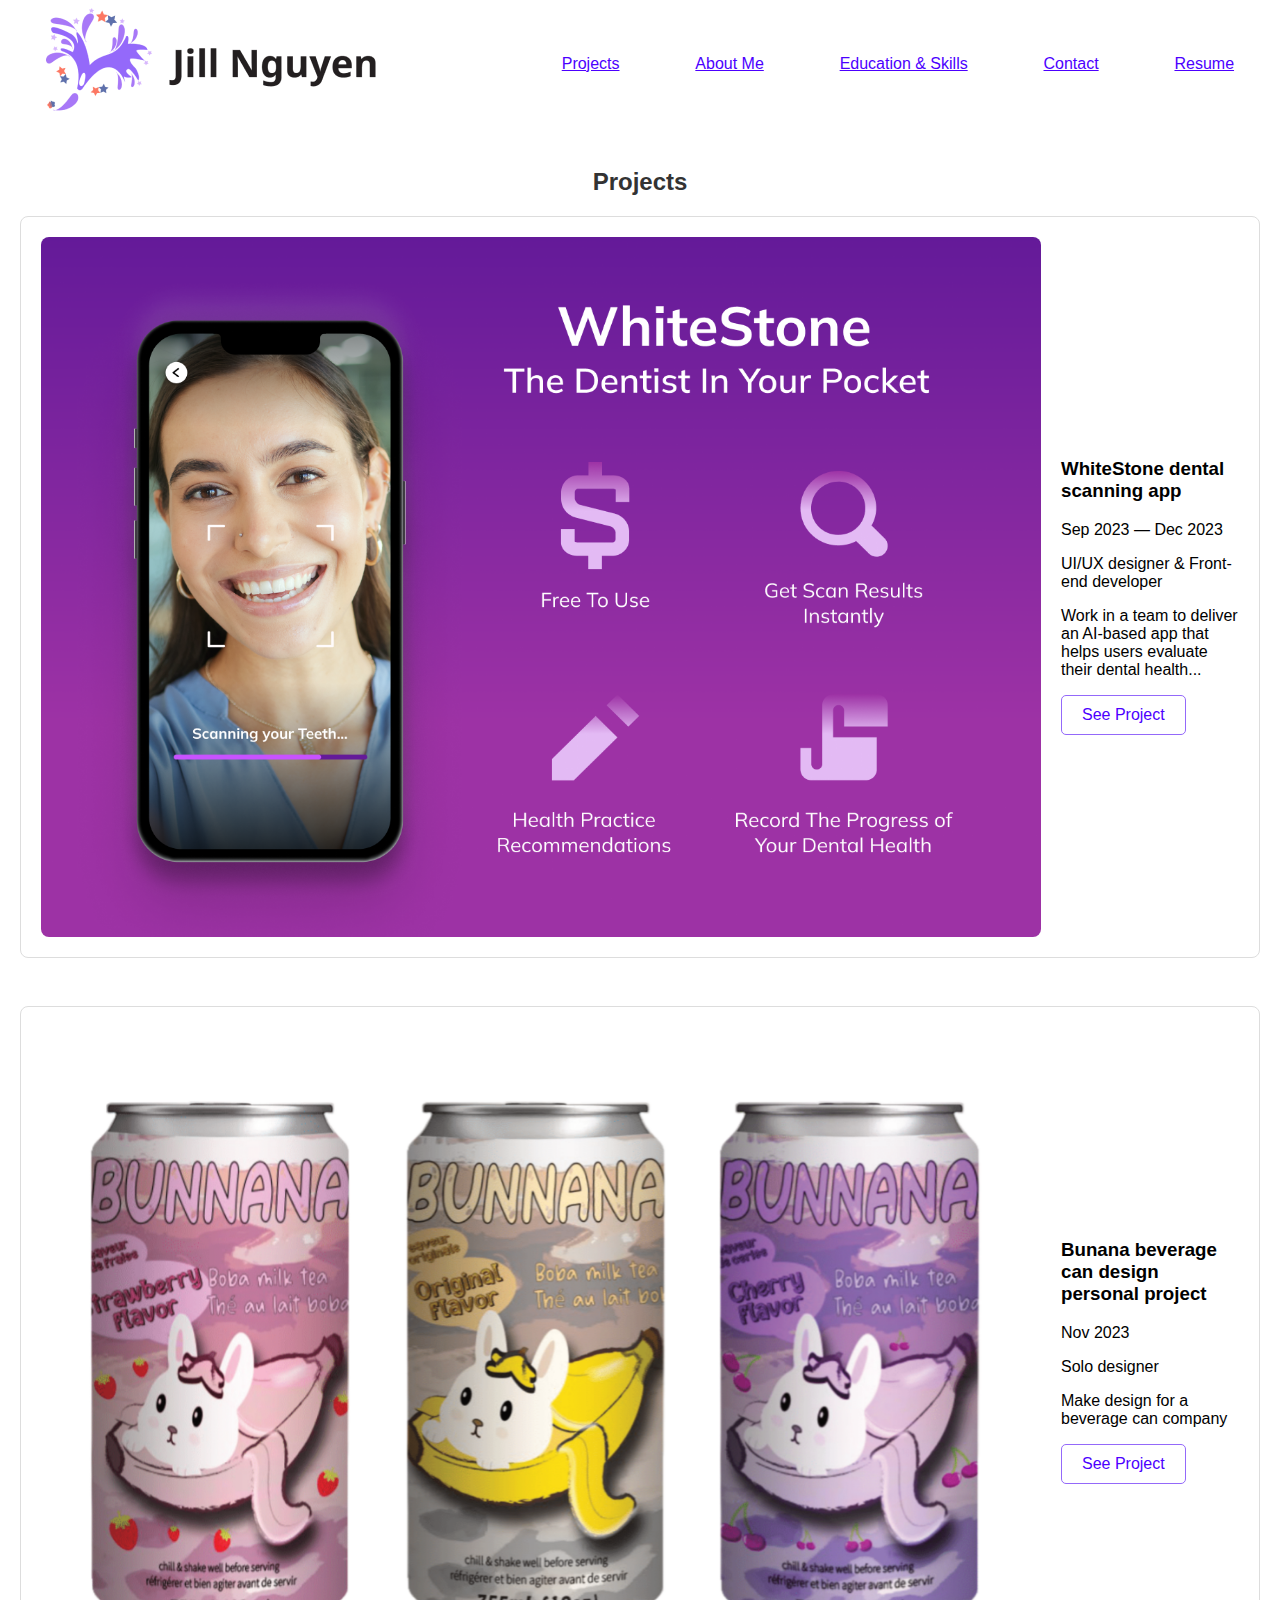
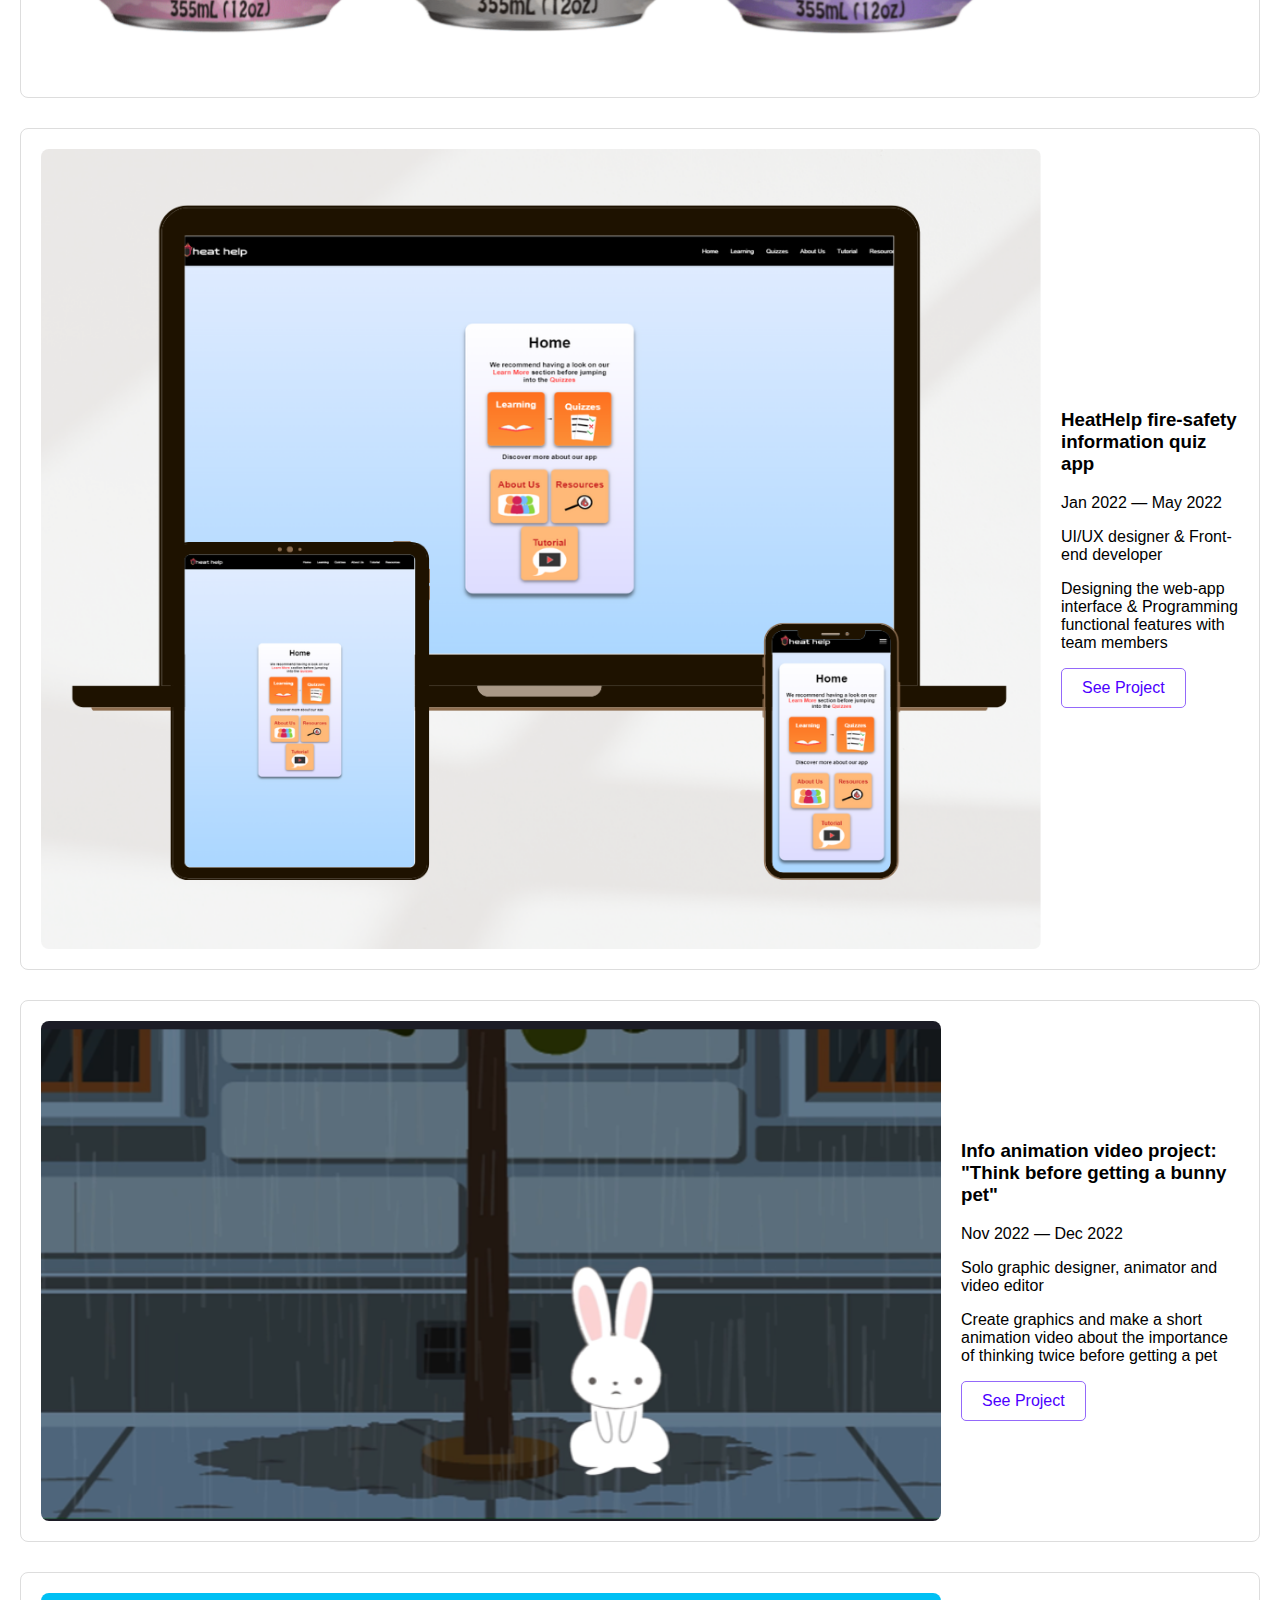
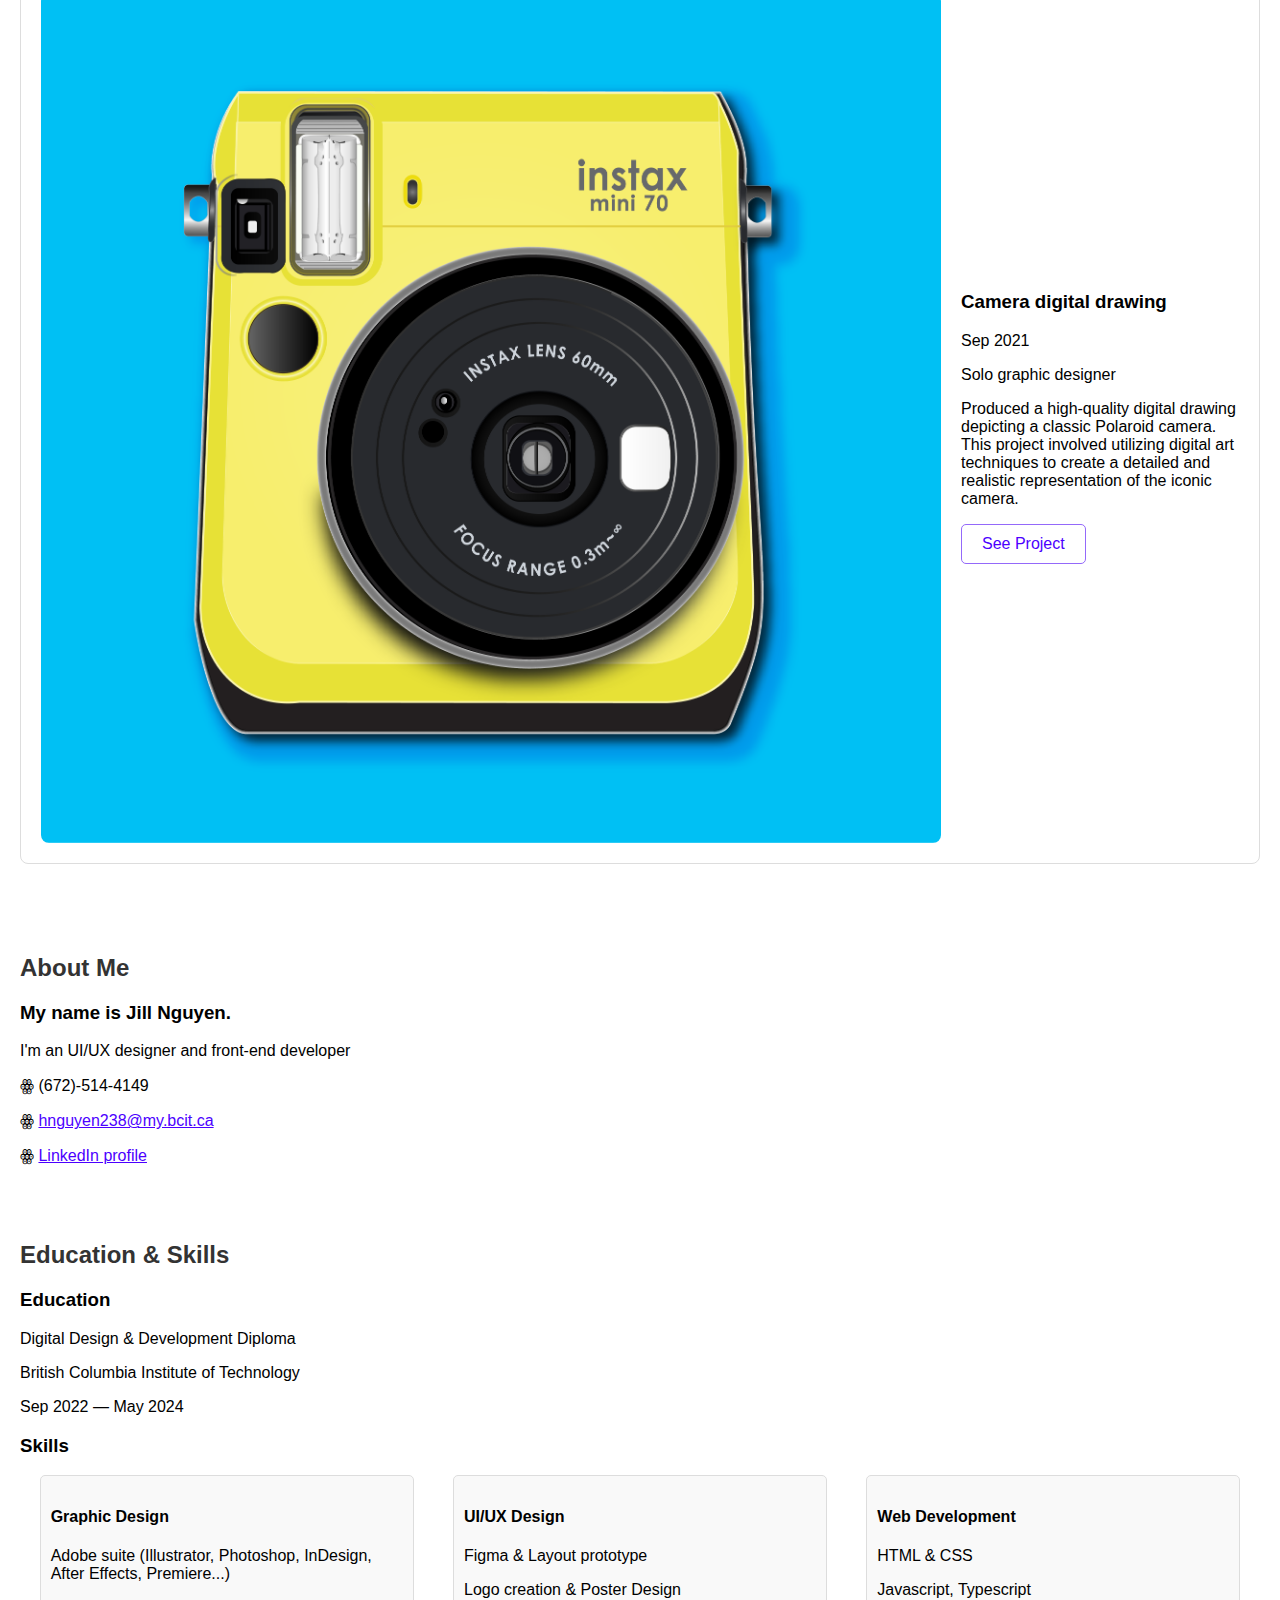
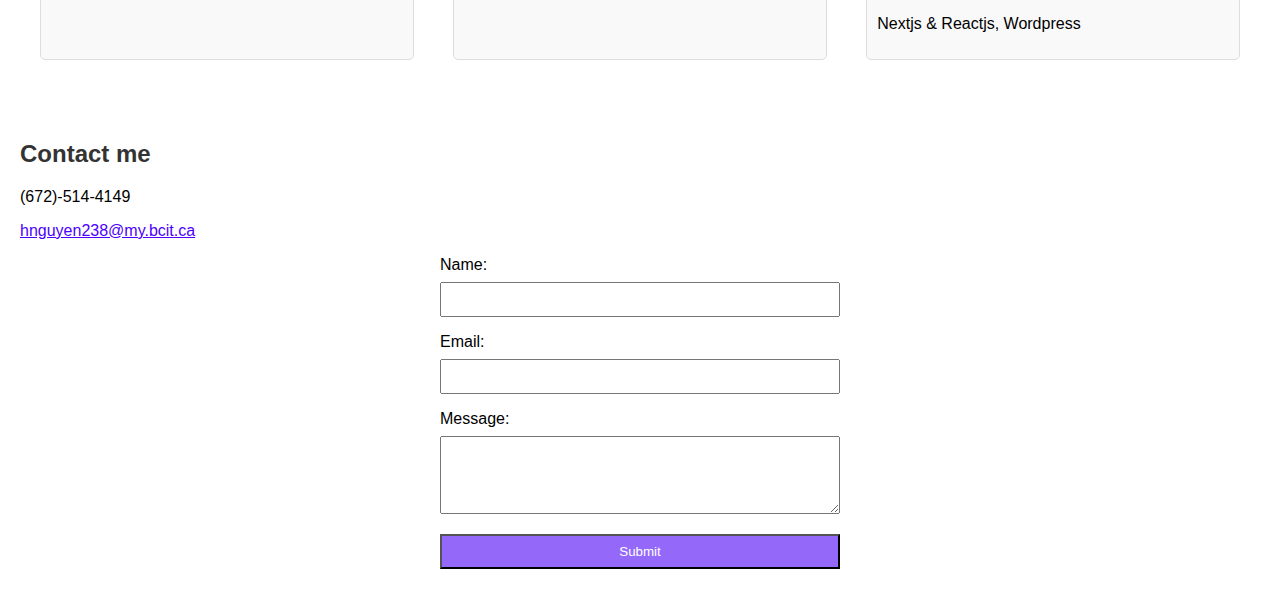
<file: index.html>
<!DOCTYPE html>
<html lang="en">

<head>
    <meta charset="UTF-8">
    <meta name="viewport" content="width=device-width, initial-scale=1.0">
    <link rel="stylesheet" href="styles.css">
    <title>Jill Nguyen's Portfolio</title>
</head>

<body>

    <nav>
        <img src="logo.png">
        <a href="#projects">Projects</a>
        <a href="#about">About Me</a>
        <a href="#education">Education & Skills</a>
        <a href="#contact">Contact</a>
        <a href="#resume">Resume</a>
    </nav>

    <section id="projects">
        <h2>Projects</h2>

        <!-- Project Template 1 -->
        <div class="project-template">
            <img src="promo-banner.png" width="1000" height="700" alt="WhiteStone project">
            <div class="project-info">
                <h3>WhiteStone dental scanning app</h3>
                <p>Sep 2023 — Dec 2023</p>
                <p>UI/UX designer & Front-end developer</p>
                <p>Work in a team to deliver an AI-based app that helps users evaluate their dental health...</p>
                <a href="whitestone.html" class="project-button">See Project</a>
            </div>
        </div>
        <br />

        <!-- Project Template 2 -->
        <div class="project-template">
            <img src="bunana.png" width="1000" height="650" alt="Bunana beverage can design project">
            <div class="project-info">
                <h3>Bunana beverage can design personal project</h3>
                <p>Nov 2023</p>
                <p>Solo designer</p>
                <p>Make design for a beverage can company</p>
                <a href="bunana.html" class="project-button">See Project</a>
            </div>
        </div>

        <!-- Project Template 3 -->
        <div class="project-template">
            <img src="heathelp-mockup.png" width="1000" height="800" alt="HeatHelp project">
            <div class="project-info">
                <h3>HeatHelp fire-safety information quiz app</h3>
                <p>Jan 2022 — May 2022</p>
                <p>UI/UX designer & Front-end developer</p>
                <p>Designing the web-app interface & Programming functional features with team members</p>
                <a href="heathelp.html" class="project-button">See Project</a>
            </div>
        </div>

        <!-- Project Template 4 -->
        <div class="project-template">
            <img src="infovideo-thumbnail.png" width="900" height="500" alt="Info video project">
            <div class="project-info">
                <h3>Info animation video project: "Think before getting a bunny pet"</h3>
                <p>Nov 2022 — Dec 2022</p>
                <p>Solo graphic designer, animator and video editor</p>
                <p>Create graphics and make a short animation video about the importance of thinking twice before
                    getting a pet </p>
                <a href="infovideo.html" class="project-button">See Project</a>
            </div>
        </div>

        <!-- Project Template 5 -->
        <div class="project-template">
            <img src="camera drawing.png" width="900" height="850" alt="Info video project">
            <div class="project-info">
                <h3>Camera digital drawing</h3>
                <p>Sep 2021</p>
                <p>Solo graphic designer</p>
                <p>Produced a high-quality digital drawing depicting a classic Polaroid camera. This project involved
                    utilizing digital art techniques to create a detailed and realistic representation of the iconic
                    camera.</p>
                <a href="camera.html" class="project-button">See Project</a>
            </div>
        </div>

        <!-- Add more project templates as needed -->

    </section>

    <section id="about">
        <h2>About Me</h2>
        <h3>My name is Jill Nguyen.</h3>
        <p>I'm an UI/UX designer and front-end developer</p>
        <p>ꙮ (672)-514-4149</p>
        <p>ꙮ <a href="mailto:hnguyen238@my.bcit.ca">hnguyen238@my.bcit.ca</a></p>
        <p>ꙮ <a href="https://www.linkedin.com/in/jill-nguyen-a27823118/">LinkedIn profile</a></p>
    </section>

    <section id="education">
        <h2>Education & Skills</h2>
        <h3>Education</h3>
        <p>Digital Design & Development Diploma</p>
        <p>British Columbia Institute of Technology</p>
        <p>Sep 2022 — May 2024</p>

        <h3>Skills</h3>


        <div class="specialized-skills">
            <div class="skill-box">
                <h4>Graphic Design</h4>
                <p>Adobe suite (Illustrator, Photoshop, InDesign, After Effects, Premiere...)</p>

            </div>

            <div class="skill-box">
                <h4>UI/UX Design</h4>
                <p>Figma & Layout prototype</p>
                <p>Logo creation & Poster Design</p>

            </div>

            <div class="skill-box">
                <h4>Web Development</h4>
                <p>HTML & CSS</p>
                <p>Javascript, Typescript</p>
                <p>Nextjs & Reactjs, Wordpress</p>

            </div>
        </div>
    </section>

    <section id="contact">
        <h2>Contact me</h2>
        <p>(672)-514-4149</p>
        <p><a href="mailto:hnguyen238@my.bcit.ca">hnguyen238@my.bcit.ca</a></p>
        <form>
            <label for="name">Name:</label>
            <input type="text" id="name" name="name" required>

            <label for="email">Email:</label>
            <input type="email" id="email" name="email" required>

            <label for="message">Message:</label>
            <textarea id="message" name="message" rows="4" required></textarea>

            <input type="submit" value="Submit">
        </form>
    </section>

</body>

</html>
</file>
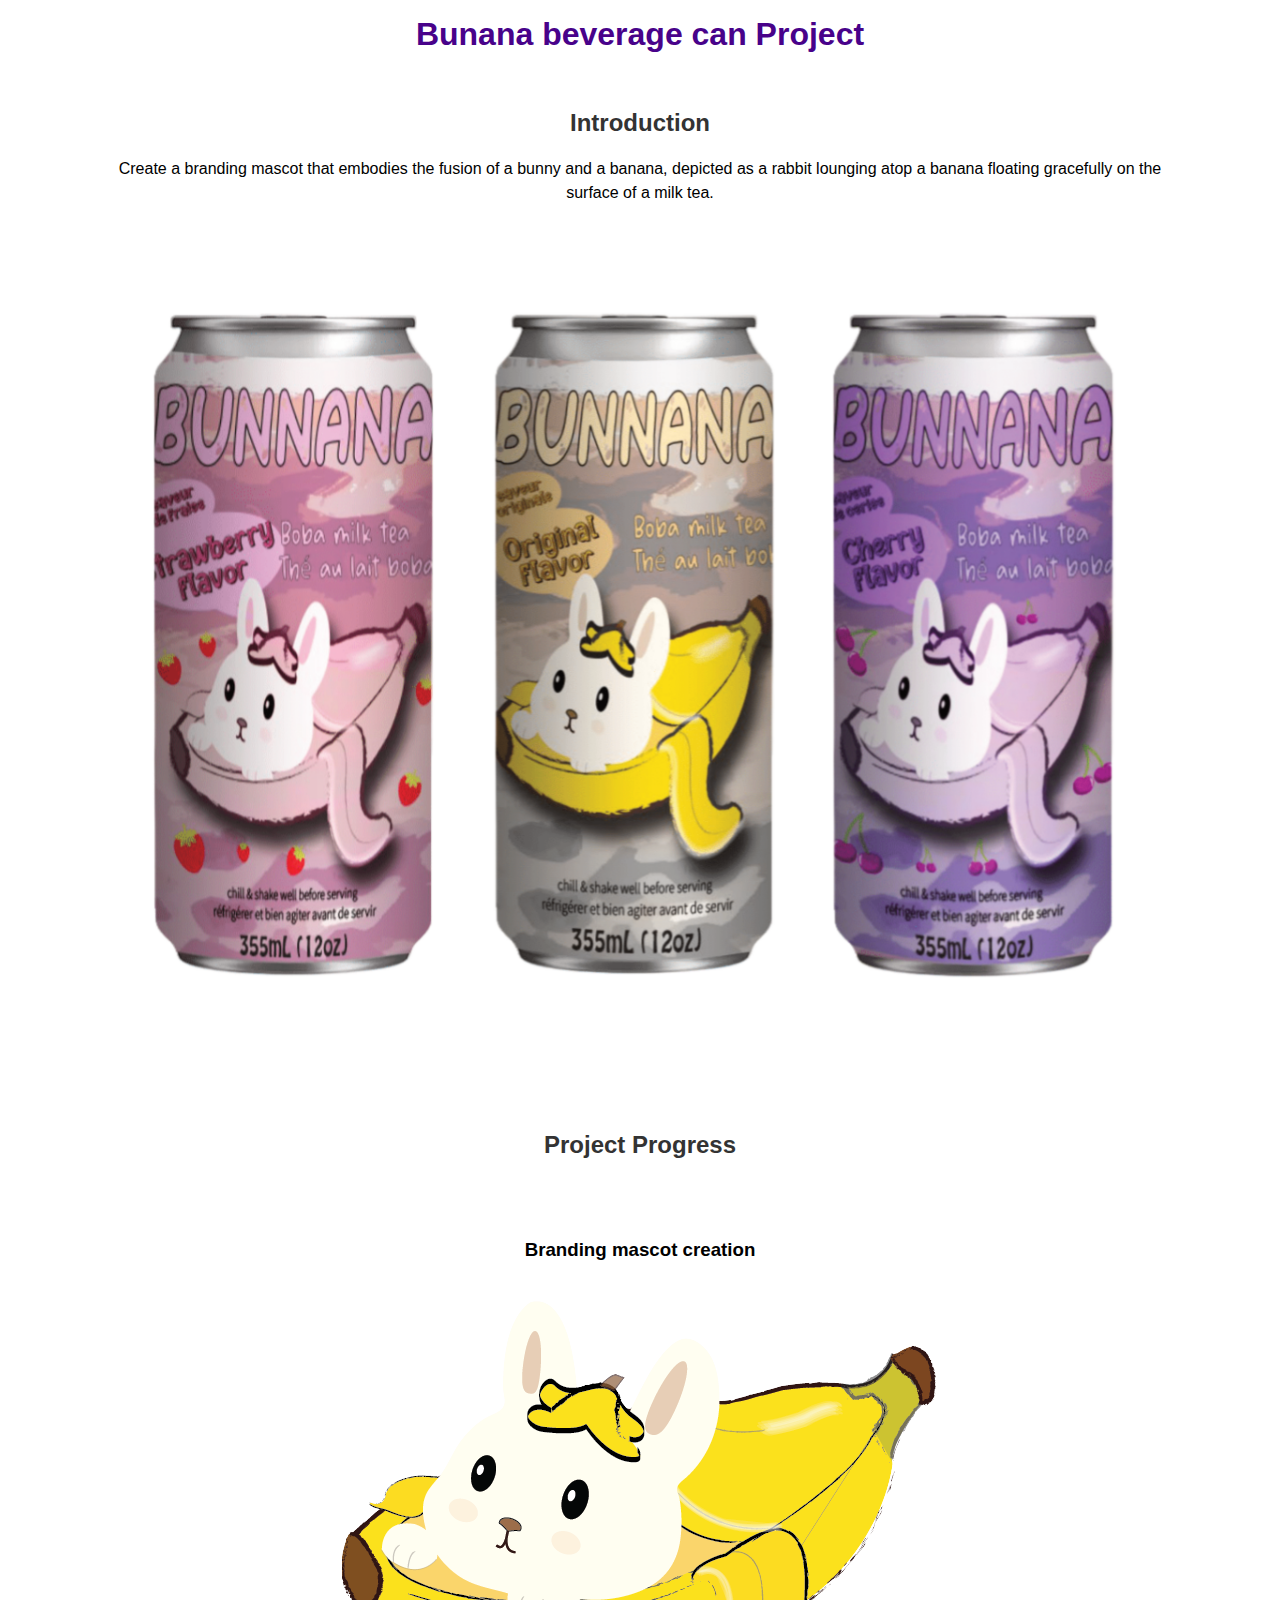
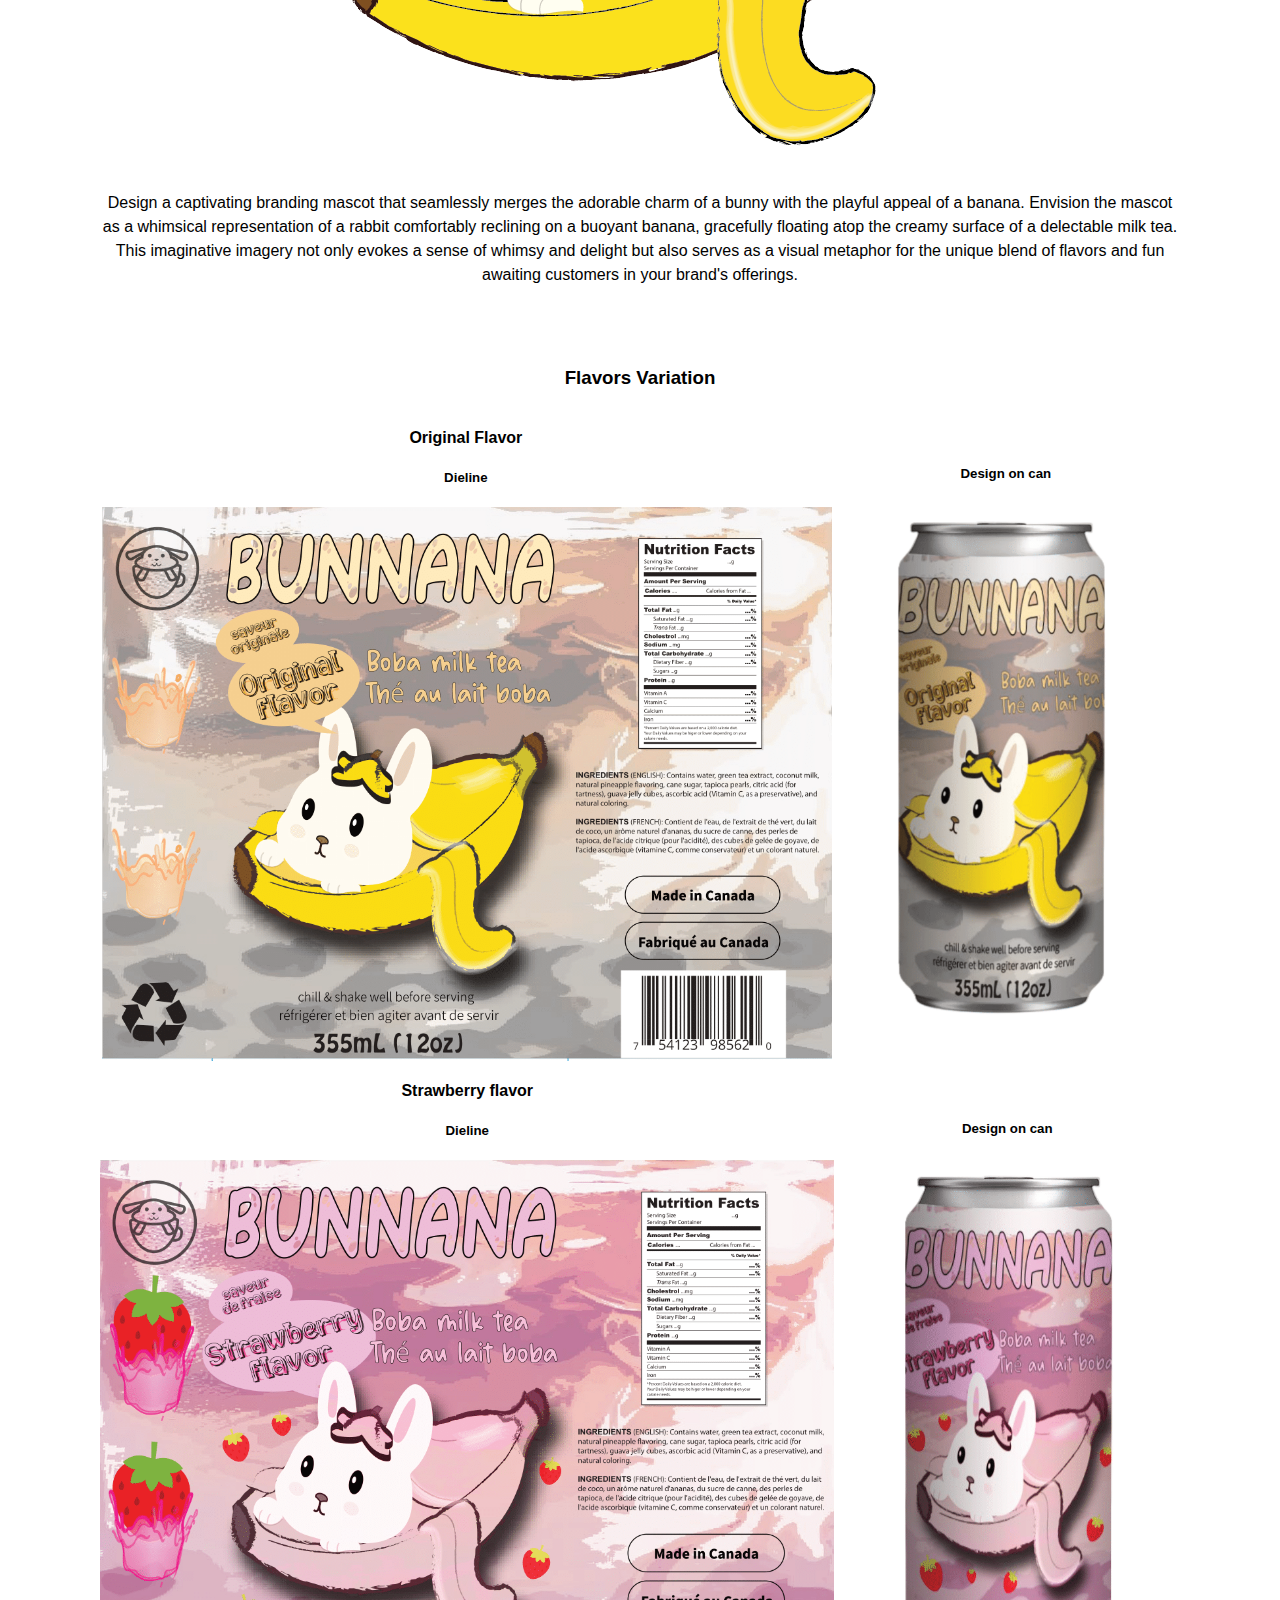
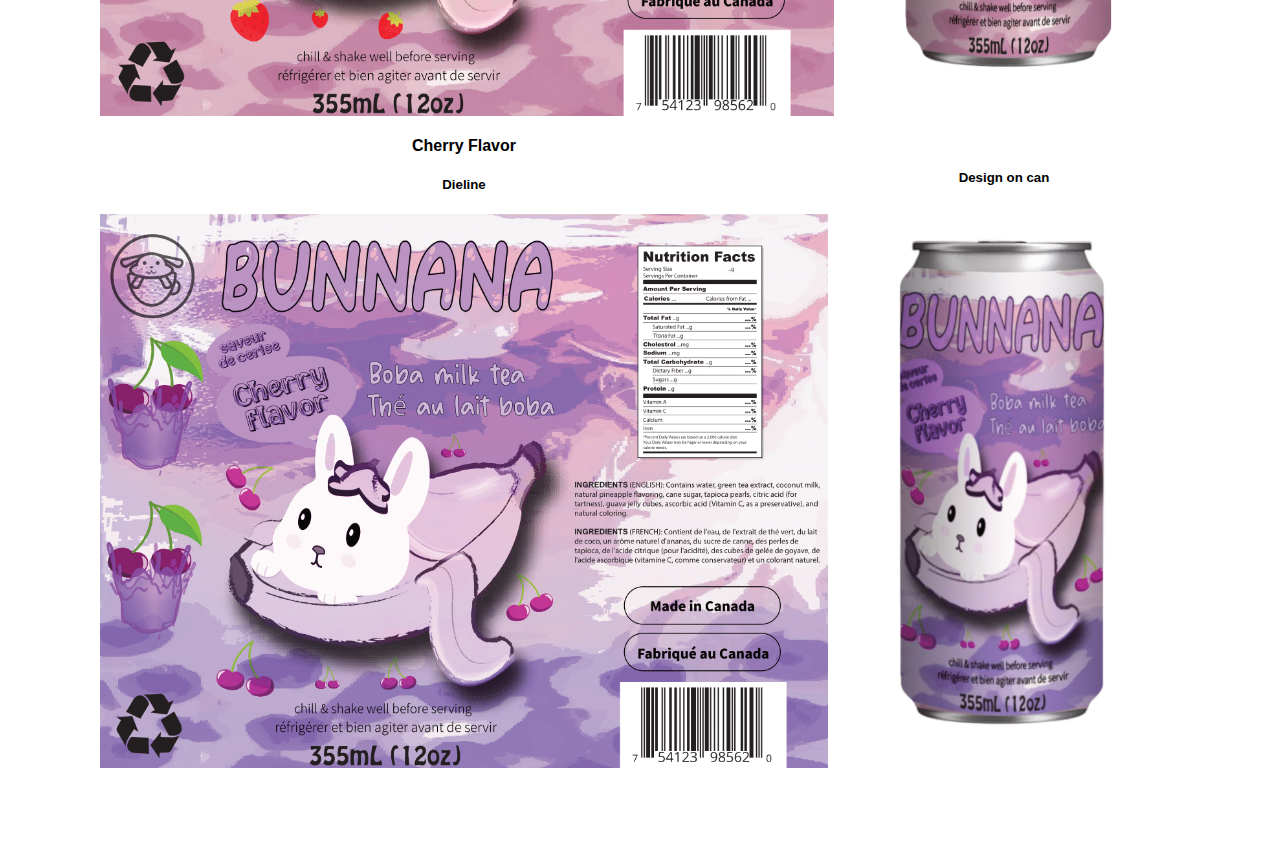
<file: bunana.html>
<!DOCTYPE html>
<html lang="en">

<head>
    <meta charset="UTF-8">
    <meta name="viewport" content="width=device-width, initial-scale=1.0">
    <link rel="stylesheet" href="project.css">
    <title>Bunana beverage can Project</title>
</head>

<body>
    <header>
        <h1>Bunana beverage can Project</h1>
    </header>

    <section id="problem">
        <h2>Introduction</h2>
        <p>Create a branding mascot that embodies the fusion of a bunny and a banana, depicted as a rabbit lounging atop
            a banana floating gracefully on the surface of a milk tea.</p>
        <img src="bunana.png" alt="heathelp-app">
    </section>

    <section id="progress">
        <h2>Project Progress</h2>

        <div class="progress-item">
            <h3>Branding mascot creation</h3>
            <img src="bunana-mascot.png" alt="Components & Style Variations">
            <p>
                Design a captivating branding mascot that seamlessly merges the adorable charm of a bunny with the
                playful appeal of a banana. Envision the mascot as a whimsical representation of a rabbit comfortably
                reclining on a buoyant banana, gracefully floating atop the creamy surface of a delectable milk tea.
                This imaginative imagery not only evokes a sense of whimsy and delight but also serves as a visual
                metaphor for the unique blend of flavors and fun awaiting customers in your brand's offerings.</p>
        </div>

        <div class="progress-item">
            <h3>Flavors Variation</h3>
            <div class="flex">
                <div>
                    <h4>Original Flavor</h4>
                    <h5>Dieline</h5>
                    <img src="2ddesign-1.png">
                </div>
                <div>
                    <h5>Design on can</h5>
                    <img src="can1.png">
                </div>
            </div>

            <div class="flex">
                <div>
                    <h4>Strawberry flavor</h4>
                    <h5>Dieline</h5>
                    <img src="2ddesign-2.png">
                </div>
                <div>
                    <h5>Design on can</h5>
                    <img src="can2.png">
                </div>
            </div>

            <div class="flex">
                <div>
                    <h4>Cherry Flavor</h4>
                    <h5>Dieline</h5>
                    <img src="2ddesign-3.png">
                </div>
                <div>
                    <h5>Design on can</h5>
                    <img src="can3.png">
                </div>
            </div>

    </section>

    </section>
</body>

</html>
</file>
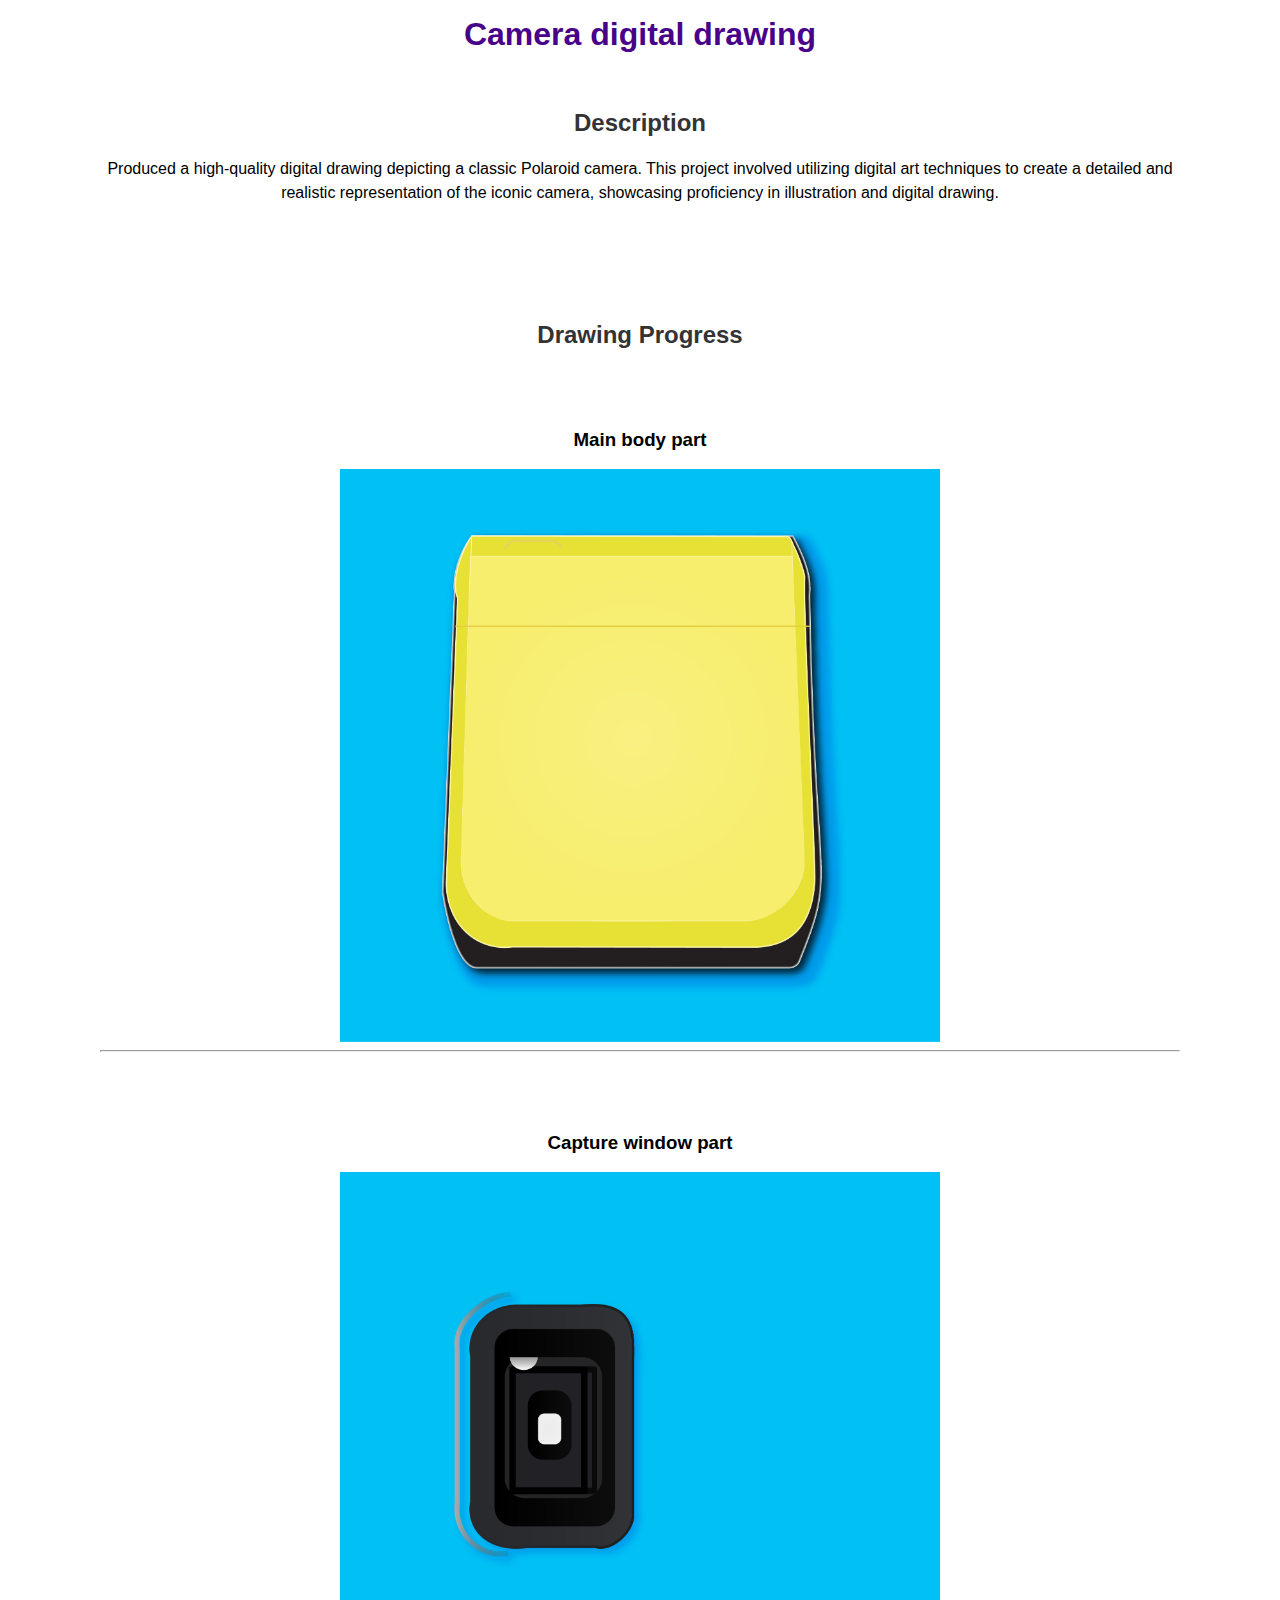
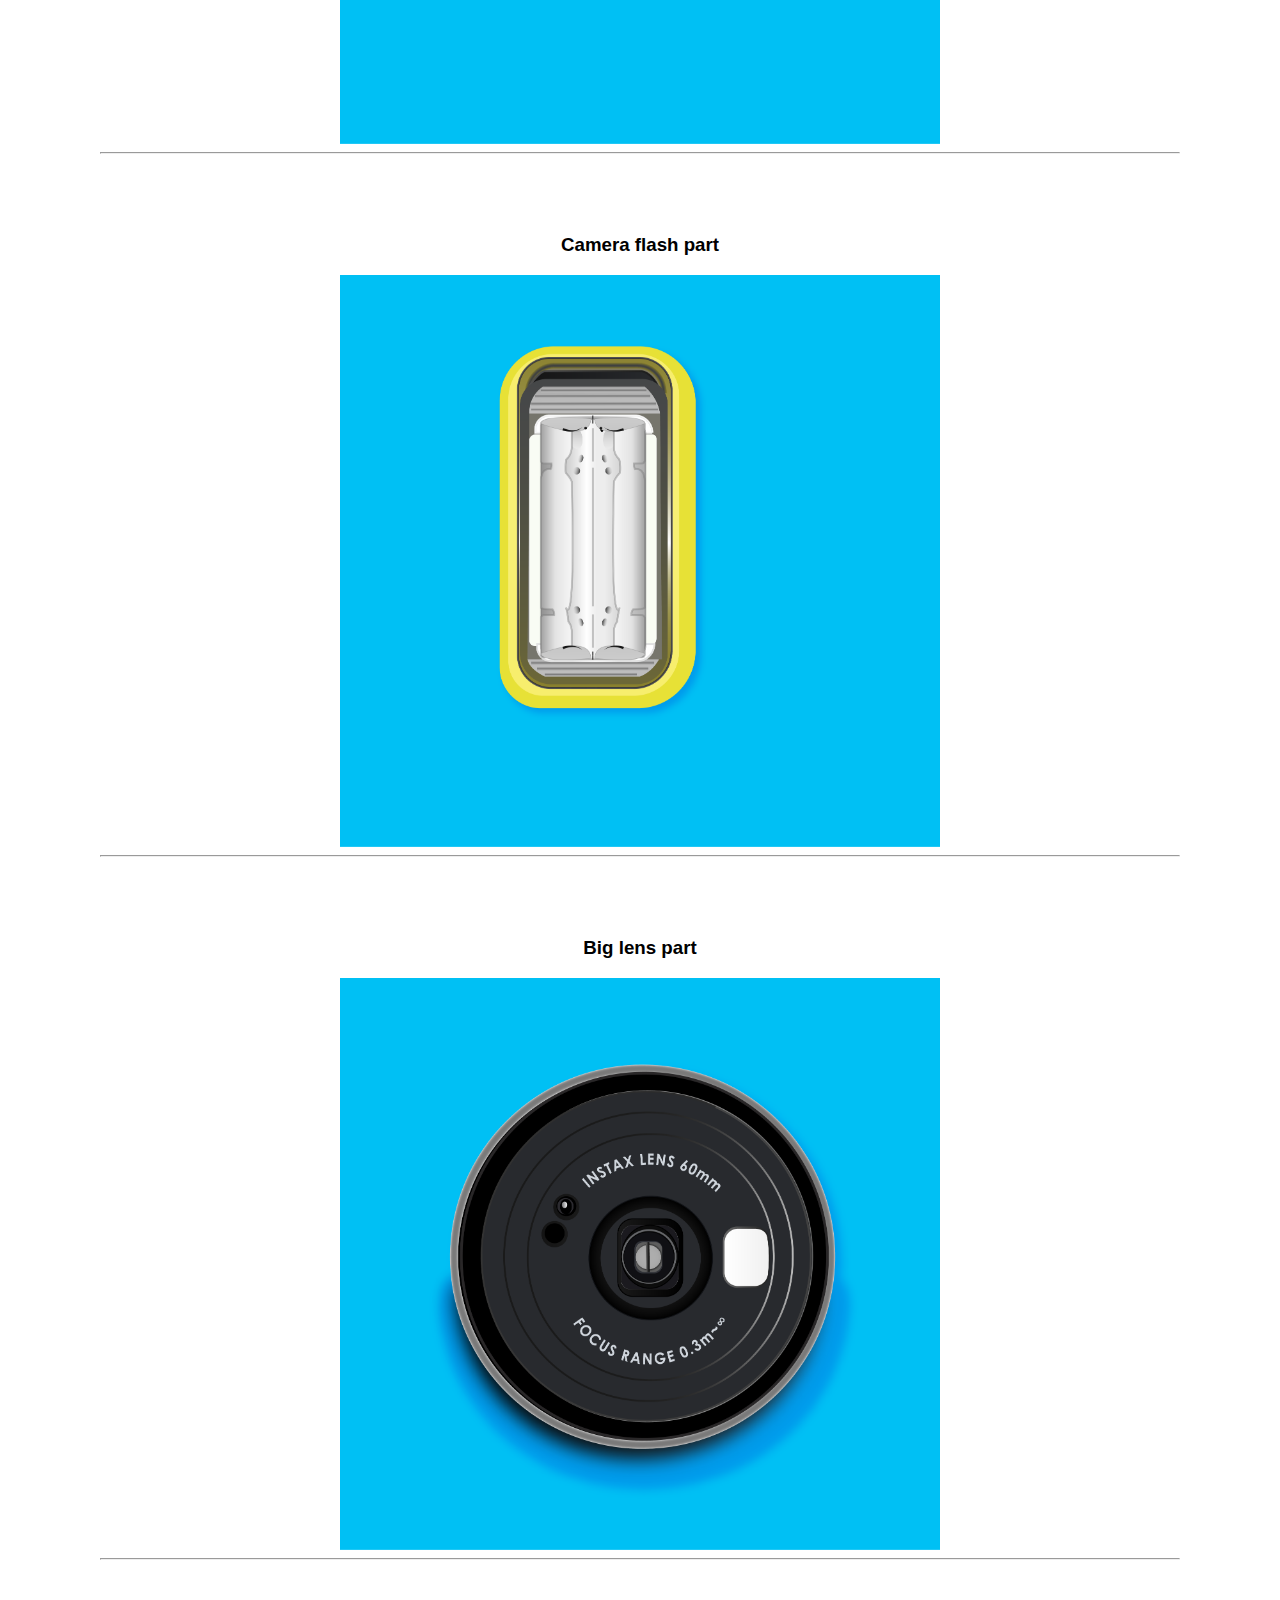
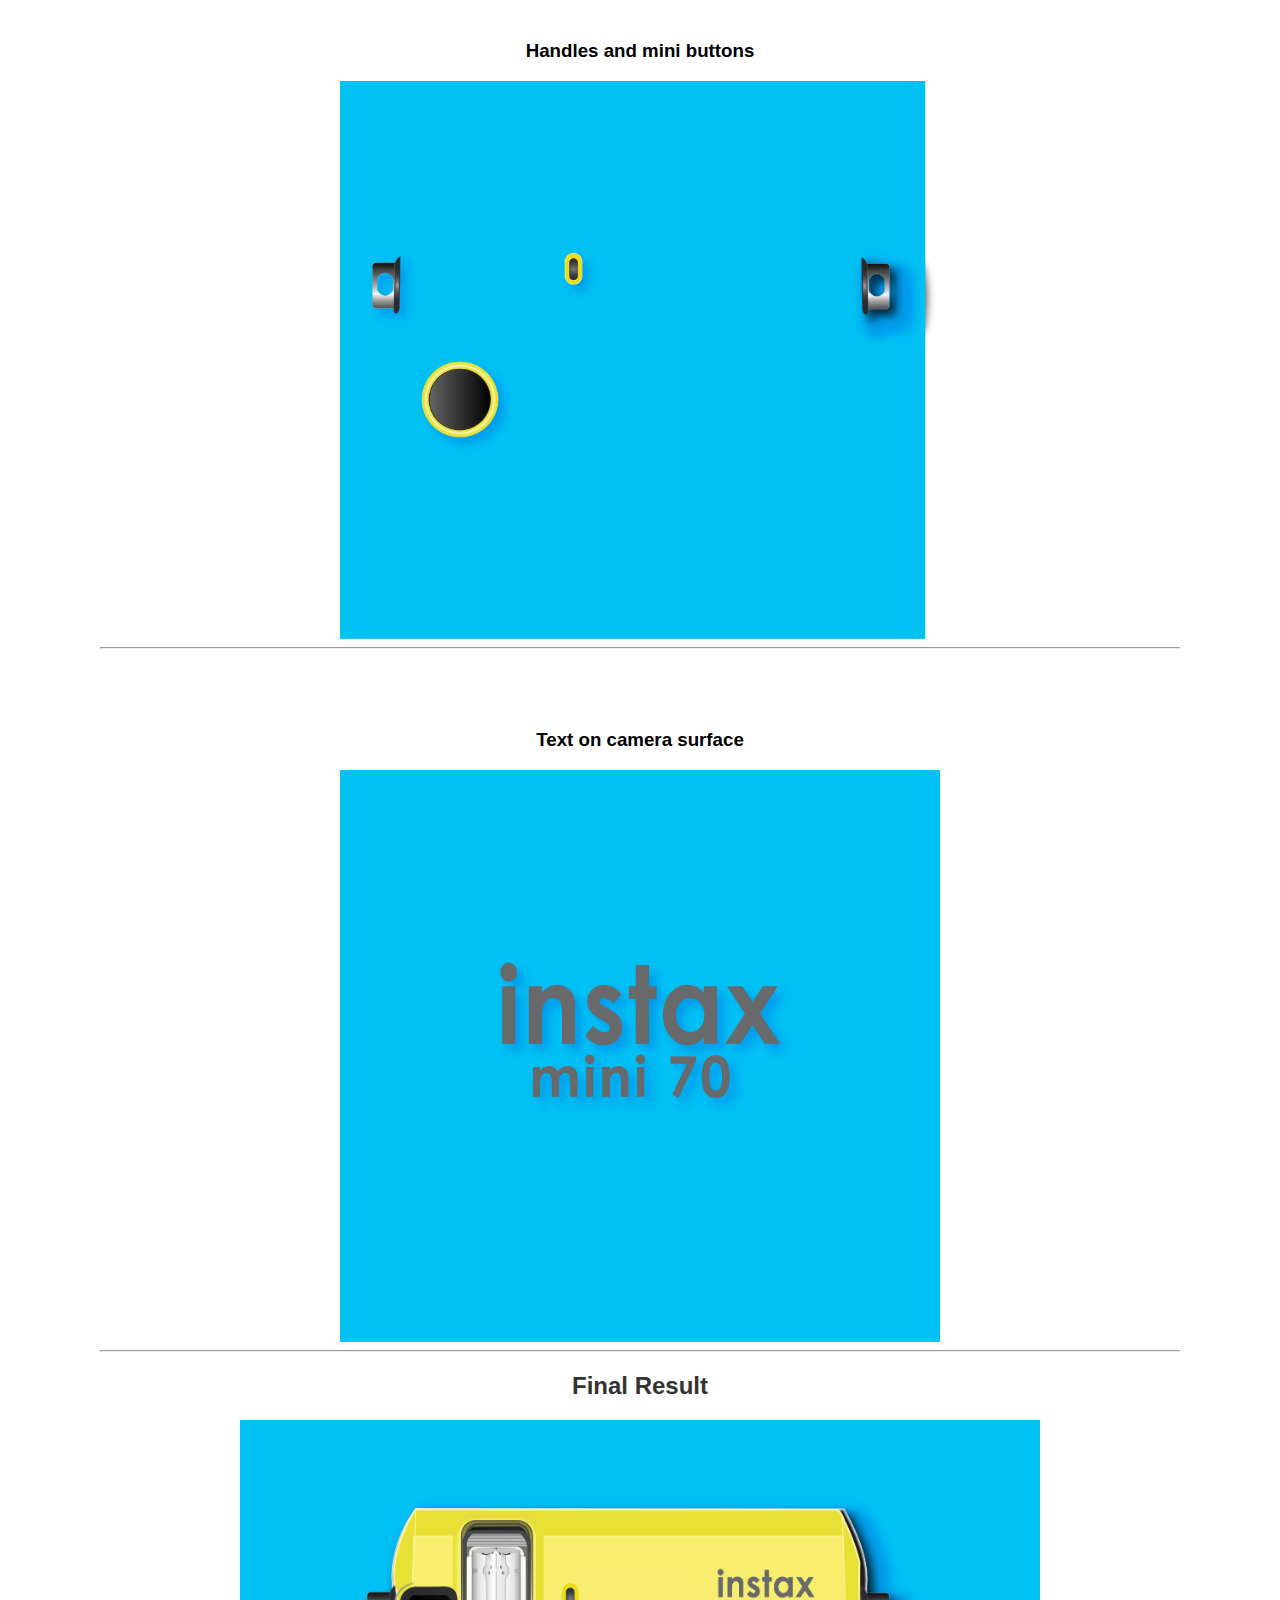
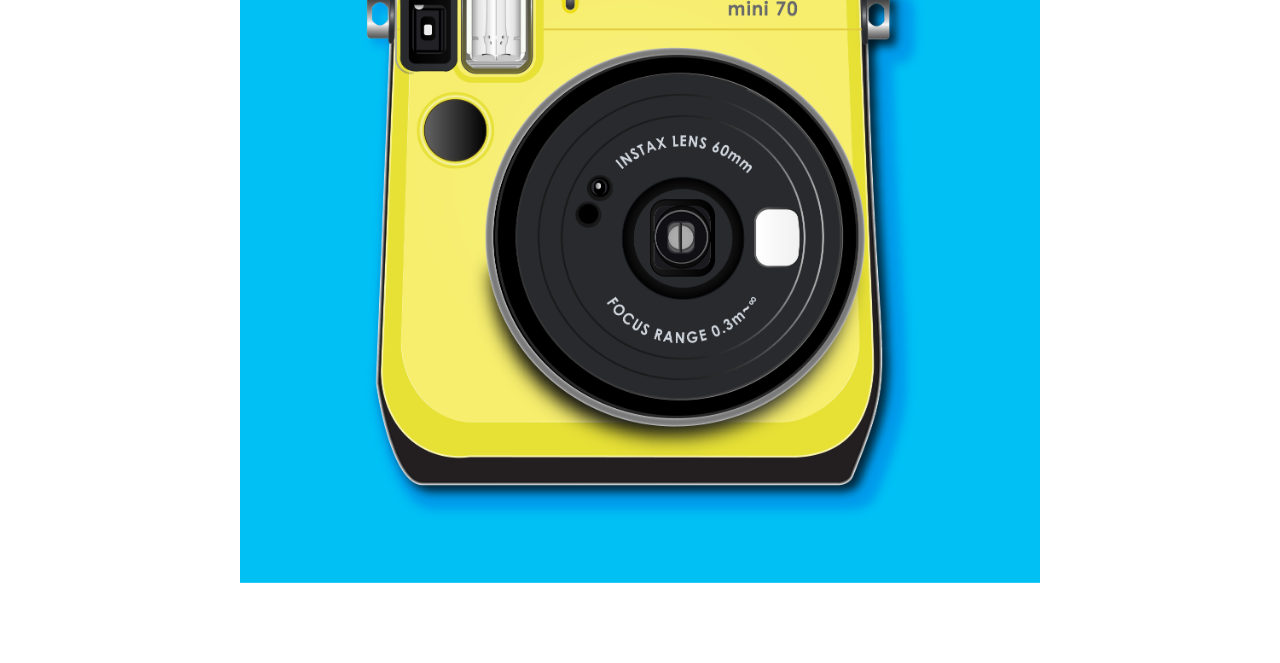
<file: camera.html>
<!DOCTYPE html>
<html lang="en">

<head>
    <meta charset="UTF-8">
    <meta name="viewport" content="width=device-width, initial-scale=1.0">
    <link rel="stylesheet" href="project.css">
    <title>Camera digital drawing</title>
</head>

<body>
    <header>
        <h1>Camera digital drawing</h1>
    </header>

    <section id="problem">
        <h2>Description</h2>
        <p>
            Produced a high-quality digital drawing depicting a classic Polaroid camera. This project involved utilizing
            digital art techniques to create a detailed and realistic representation of the iconic camera, showcasing
            proficiency in illustration and digital drawing.</p>
    </section>

    <section id="progress">
        <h2>Drawing Progress</h2>
        <h3>Main body part</h3>
        <img src="camera body.png" width="600" alt="camera body">
        <hr>

        <h3>Capture window part</h3>
        <img src="capture window.png" width="600" alt="capture window">
        <hr>
        
        <h3>Camera flash part</h3>
        <img src="camera flash.png" width="600" alt="camera flash">
        <hr>
        
        <h3>Big lens part</h3>
        <img src="big lens.png" width="600" alt="big lens">
        <hr>
        
        <h3>Handles and mini buttons</h3>
        <img src="handles and buttons.png" width="600" alt="handles and buttons">
        <hr>
        
        <h3>Text on camera surface</h3>
        <img src="text on camera.png" width="600" alt="text on camera">
        <hr>
        
        <div class="progress-item">
            <h2>Final Result</h2>
            <img src="camera drawing.png" width="800" alt="camera drawing">
        </div>

    </section>

    </section>

</body>

</html>
</file>
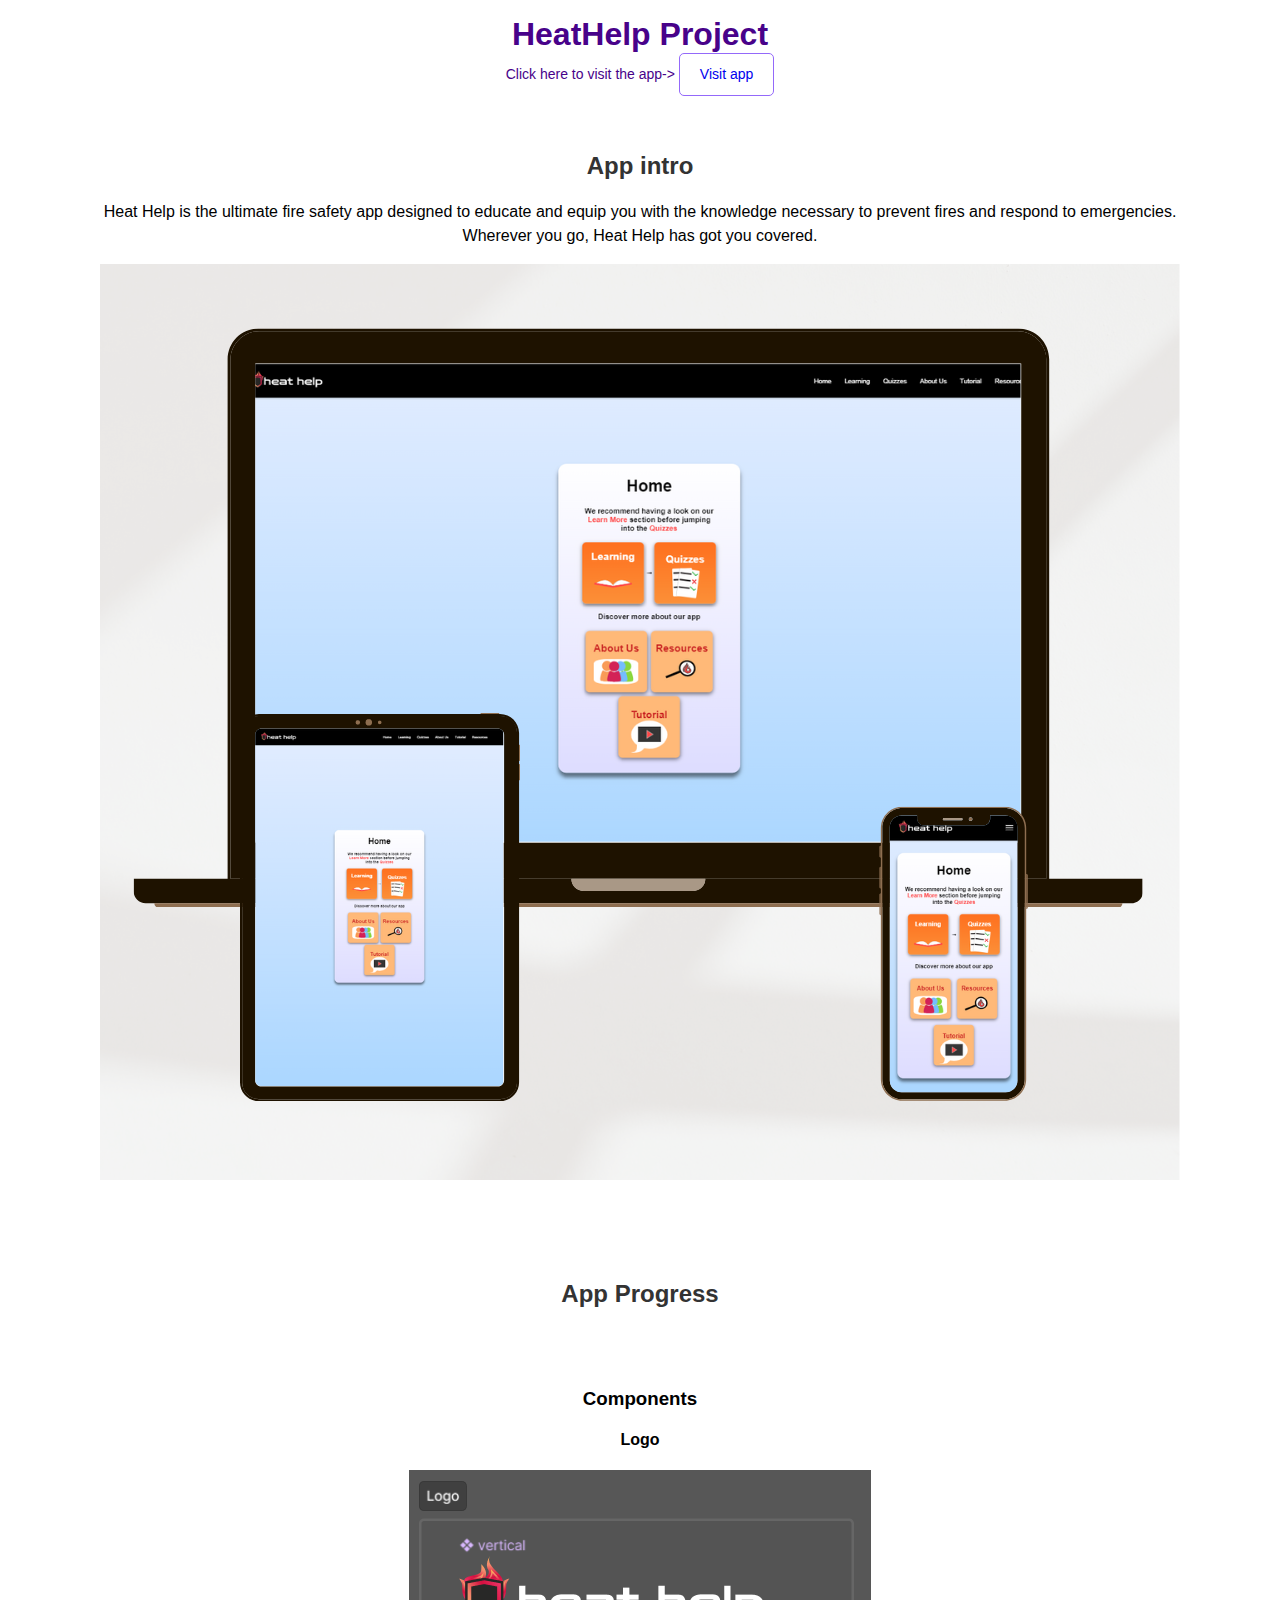
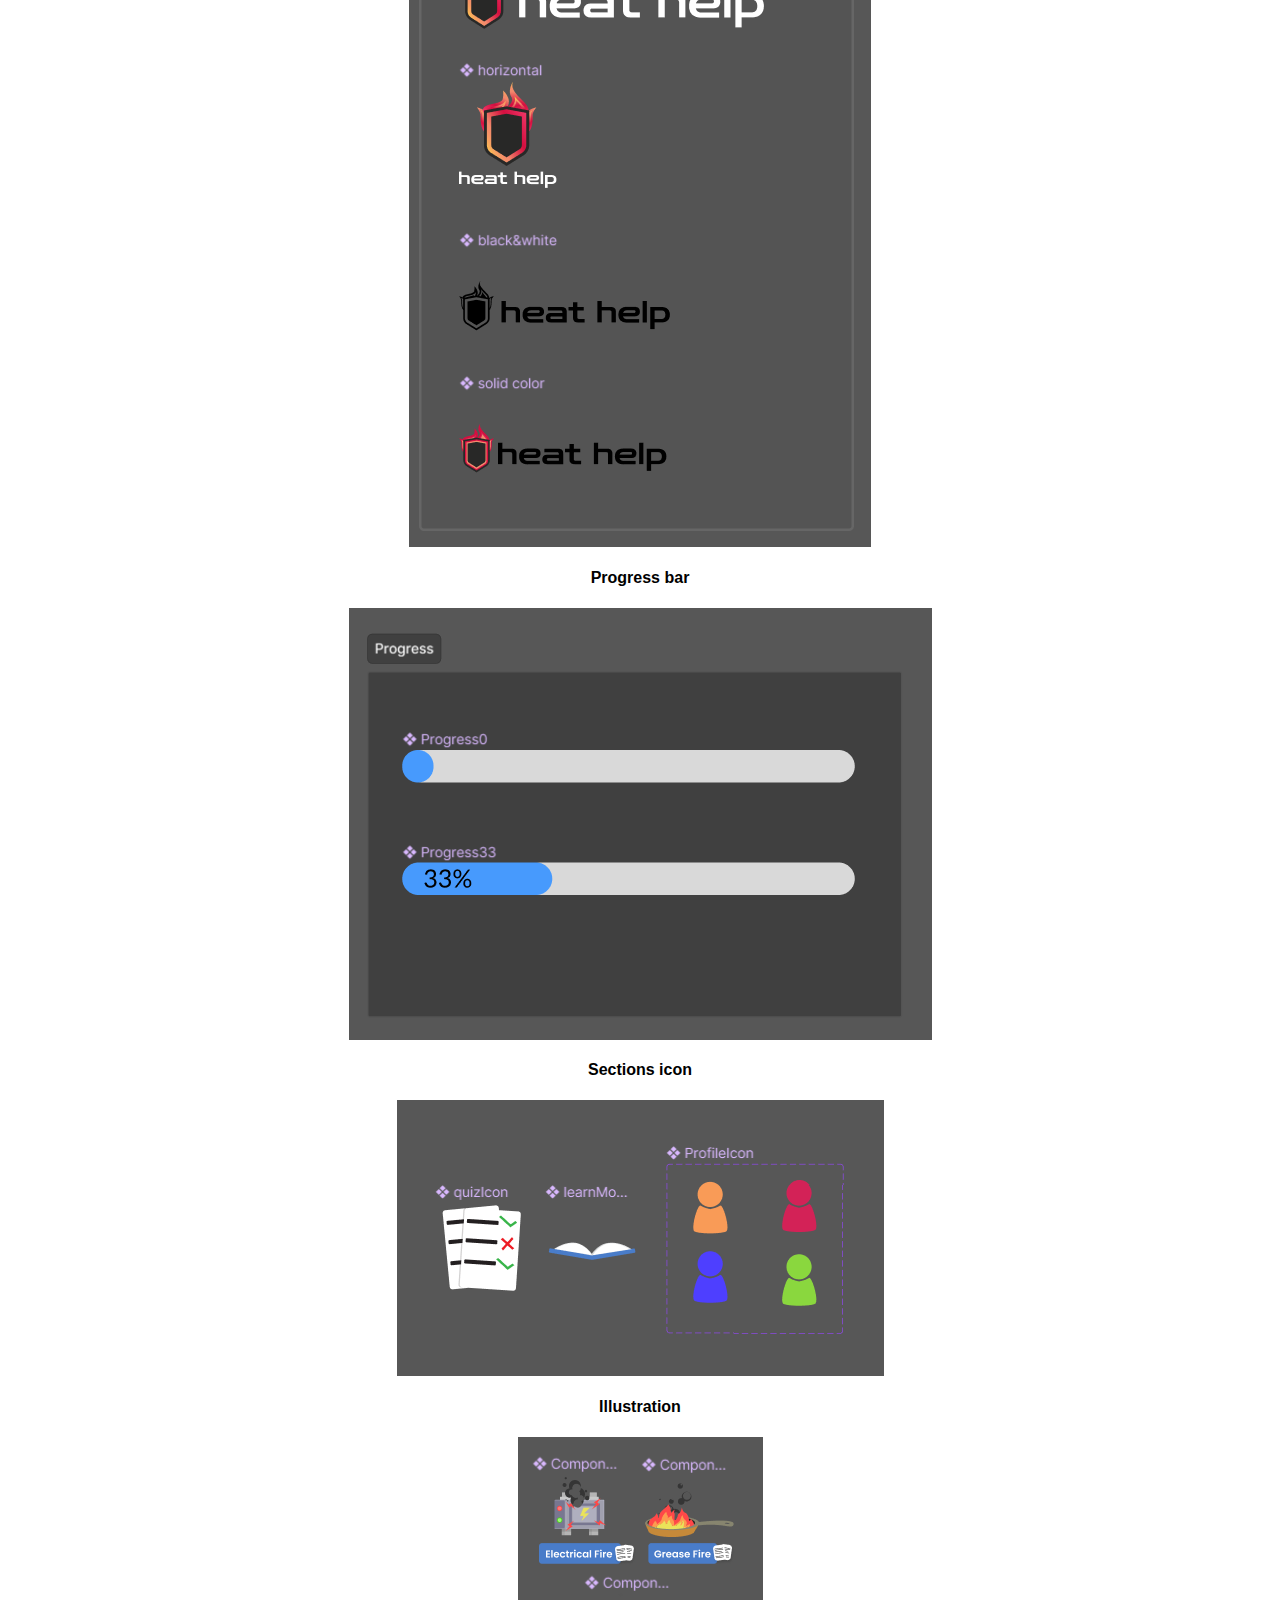
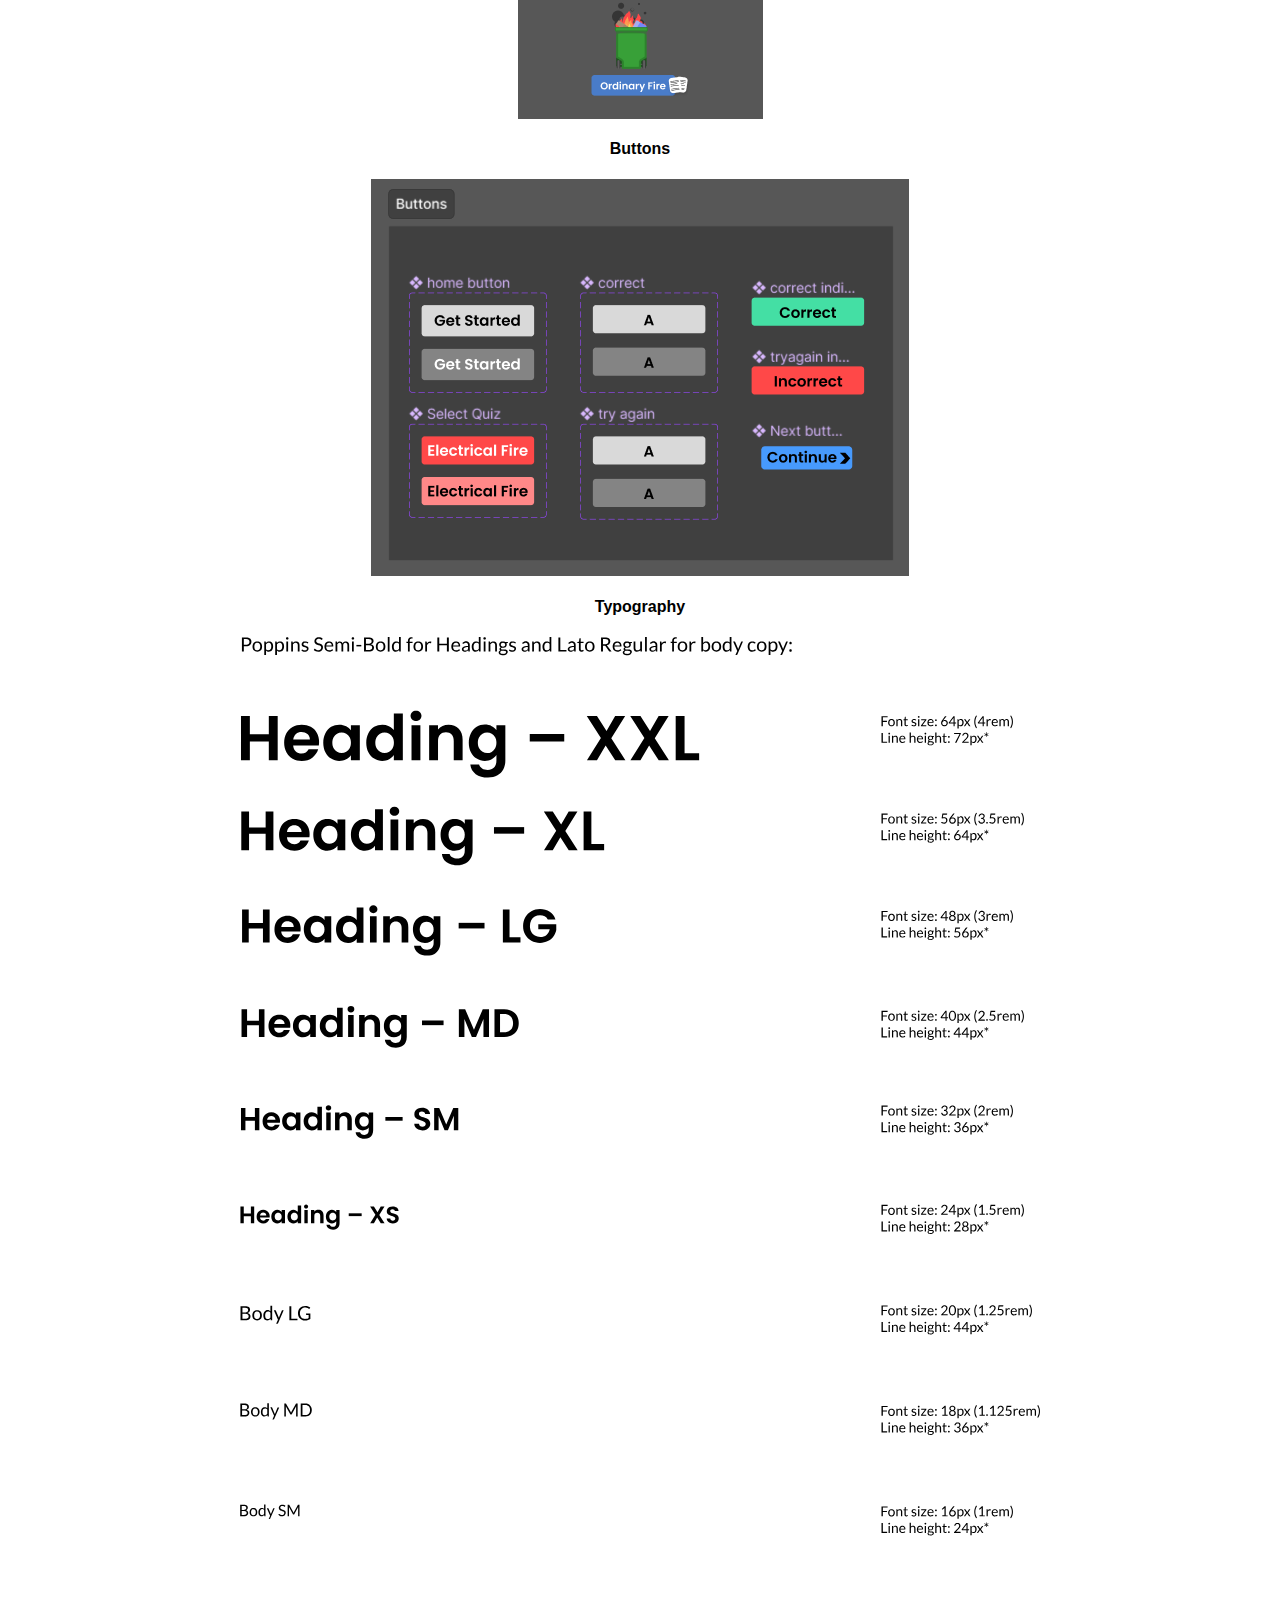
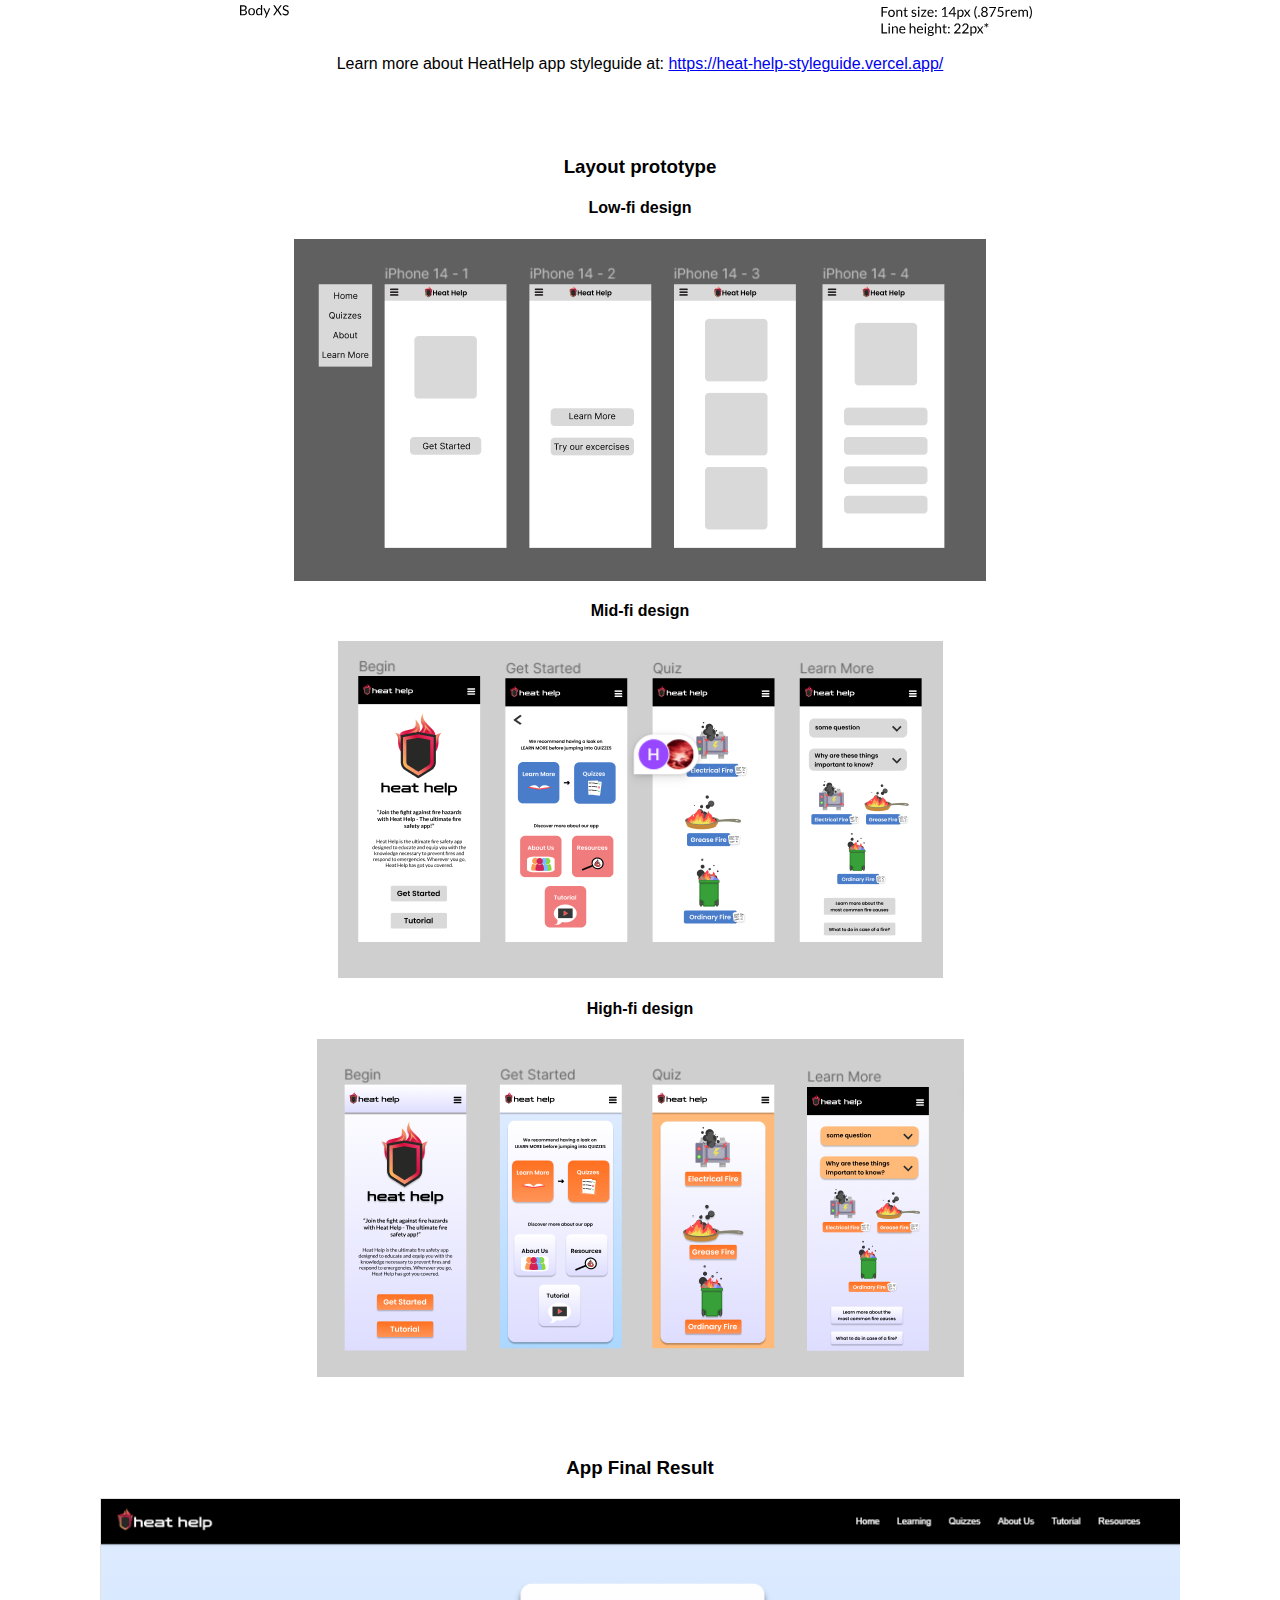
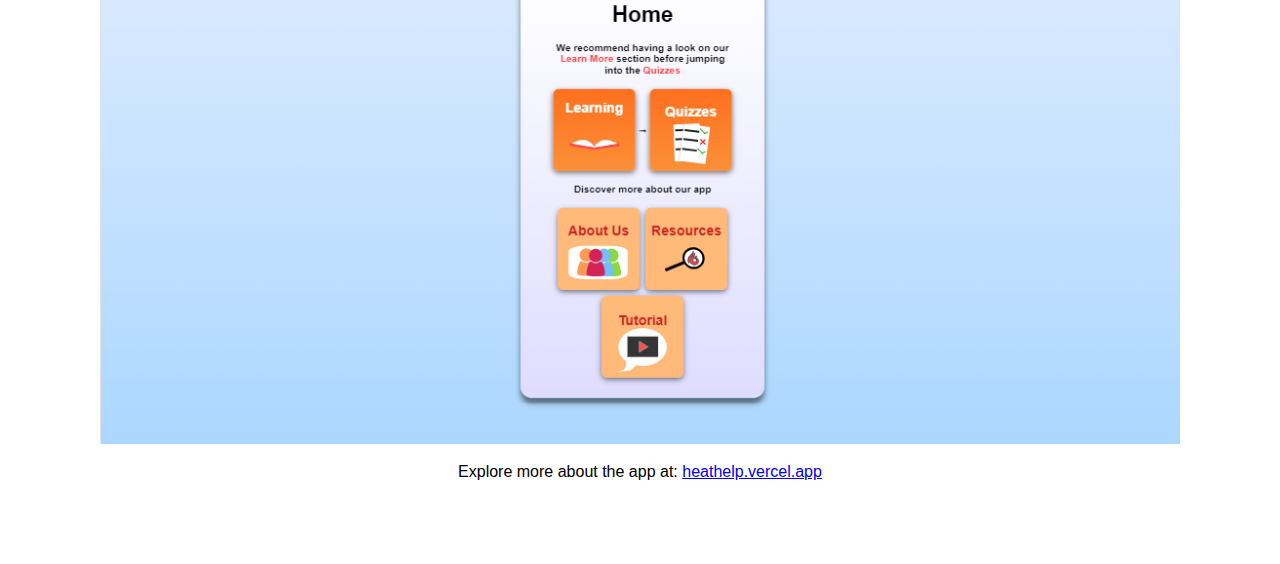
<file: heathelp.html>
<!DOCTYPE html>
<html lang="en">

<head>
    <meta charset="UTF-8">
    <meta name="viewport" content="width=device-width, initial-scale=1.0">
    <link rel="stylesheet" href="project.css">
    <title>HeatHelp App Project</title>
</head>

<body>
    <header>
        <h1>HeatHelp Project</h1>
        <p>Click here to visit the app-> <a href="https://heathelp.vercel.app/" class="project-button">Visit app</a></p>
    </header>

    <section id="problem">
        <h2>App intro</h2>
        <p>Heat Help is the ultimate fire safety app designed to educate and equip you with the knowledge necessary to
            prevent fires and respond to emergencies. Wherever you go, Heat Help has got you covered.</p>
        <img src="heathelp-mockup.png" alt="heathelp-app">
    </section>

    <section id="progress">
        <h2>App Progress</h2>

        <div class="progress-item">
            <h3>Components</h3>
            <h4>Logo</h4>
            <img src="heathelp-components-logo.png">

            <h4>Progress bar</h4>
            <img src="heathelp-components-progressbar.png">

            <h4>Sections icon</h4>
            <img src="heathelp-components-sectionsIcon.png">

            <h4>Illustration</h4>
            <img src="heathelp-components-illustration.png">

            <h4>Buttons</h4>
            <img src="heathelp-components-buttons.png">

            <h4>Typography</h4>
            <img src="heathelp-components-typography.svg" width="800">

            <p>Learn more about HeatHelp app styleguide at: <a href="https://heat-help-styleguide.vercel.app/">https://heat-help-styleguide.vercel.app/</a></p>

        </div>

        <div class="progress-item">
            <h3>Layout prototype</h3>
            <h4>Low-fi design</h4>
            <img src="heathelp-lowfi.png">
            <h4>Mid-fi design</h4>
            <img src="heathelp-midfi.png">
            <h4>High-fi design</h4>
            <img src="heathelp-hifi.png">
        </div>

        <div class="progress-item">
            <h3>App Final Result</h3>
            <img src="final-app.png">
            <p>Explore more about the app at: <a href="https://heathelp.vercel.app/">heathelp.vercel.app</a></p>
        </div>

    </section>

    </section>

</body>

</html>
</file>
<file: styles.css>
body {
    font-family: Arial, sans-serif;
    margin: 0;
    padding: 0;
    box-sizing: border-box;
}

header {
    background-color: #333;
    color: #fff;
    padding: 1em;
    text-align: center;
}

nav {
    display: flex;
    justify-content: space-around;
    align-items: center;
    padding: 0.5em;
}

a {
    color: #4c00ff;
}

section {
    padding: 20px;
}

h2 {
    color: #333;
}

form {
    max-width: 400px;
    margin: auto;
}

label {
    display: block;
    margin-bottom: 8px;
}

input,
textarea {
    width: 100%;
    padding: 8px;
    margin-bottom: 16px;
    box-sizing: border-box;
}

input[type="submit"] {
    background-color: #9469FA;
    color: #fff;
    cursor: pointer;
}

input[type="submit"]:hover {
    background-color: #5a15fb;
}

.specialized-skills {
    display: flex;
    justify-content: space-around;
}

.skill-box {
    flex: 0 0 calc(30% - 20px); 
    padding: 10px;
    margin-bottom: 20px;
    background-color: #f9f9f9;
    border: 1px solid #ddd;
    border-radius: 5px;
}
#projects {
    text-align: center;
}

.project-template {
    display: flex;
    justify-content: space-around;
    align-items: center;
    margin-bottom: 30px;
    padding: 20px;
    border: 1px solid #ddd;
    border-radius: 8px;
}

.project-template img {
    border-radius: 8px;
}

.project-info {
    flex: 1;
    margin-left: 20px;
    text-align: left;
}

.project-button {
    display: inline-block;
    padding: 10px 20px;
    text-decoration: none;
    border: 1px solid #9469FA;
    border-radius: 5px;
}

.project-button:hover {
    background-color: #5a15fb;
    color: #ddd;
}
</file>
<file: project.css>
body {
    font-family: 'Arial', sans-serif;
    margin: 0 5rem;
    padding: 0;
    box-sizing: border-box;
    text-align: center;
}

header {
    text-align: center;
    padding: 1em;
    color: rgb(72, 2, 138);
}

header h1 {
    margin: 0;
}

header p {
    margin: 0;
    font-size: 14px;
}

section {
    padding: 20px;
    margin-bottom: 40px;
}

h2 {
    color: #333;
}

p {
    line-height: 1.5;
}

.flex {
    display: flex;
    flex-direction: row;
    align-items: center;
} 

img {
    max-width: 100%;
    height: auto;
    display: block;
    margin: 0 auto;
}

.progress-item {
    margin-bottom: 20px;
}

video {
    width: 100%;
    height: auto;
    margin-top: 20px;
}

ul li {
    margin-bottom: 10px;
}

h3 {
    margin-top: 80px; 
}

.project-button {
    display: inline-block;
    padding: 10px 20px;
    text-decoration: none;
    border: 1px solid #9469FA;
    border-radius: 5px;
}
</file>
